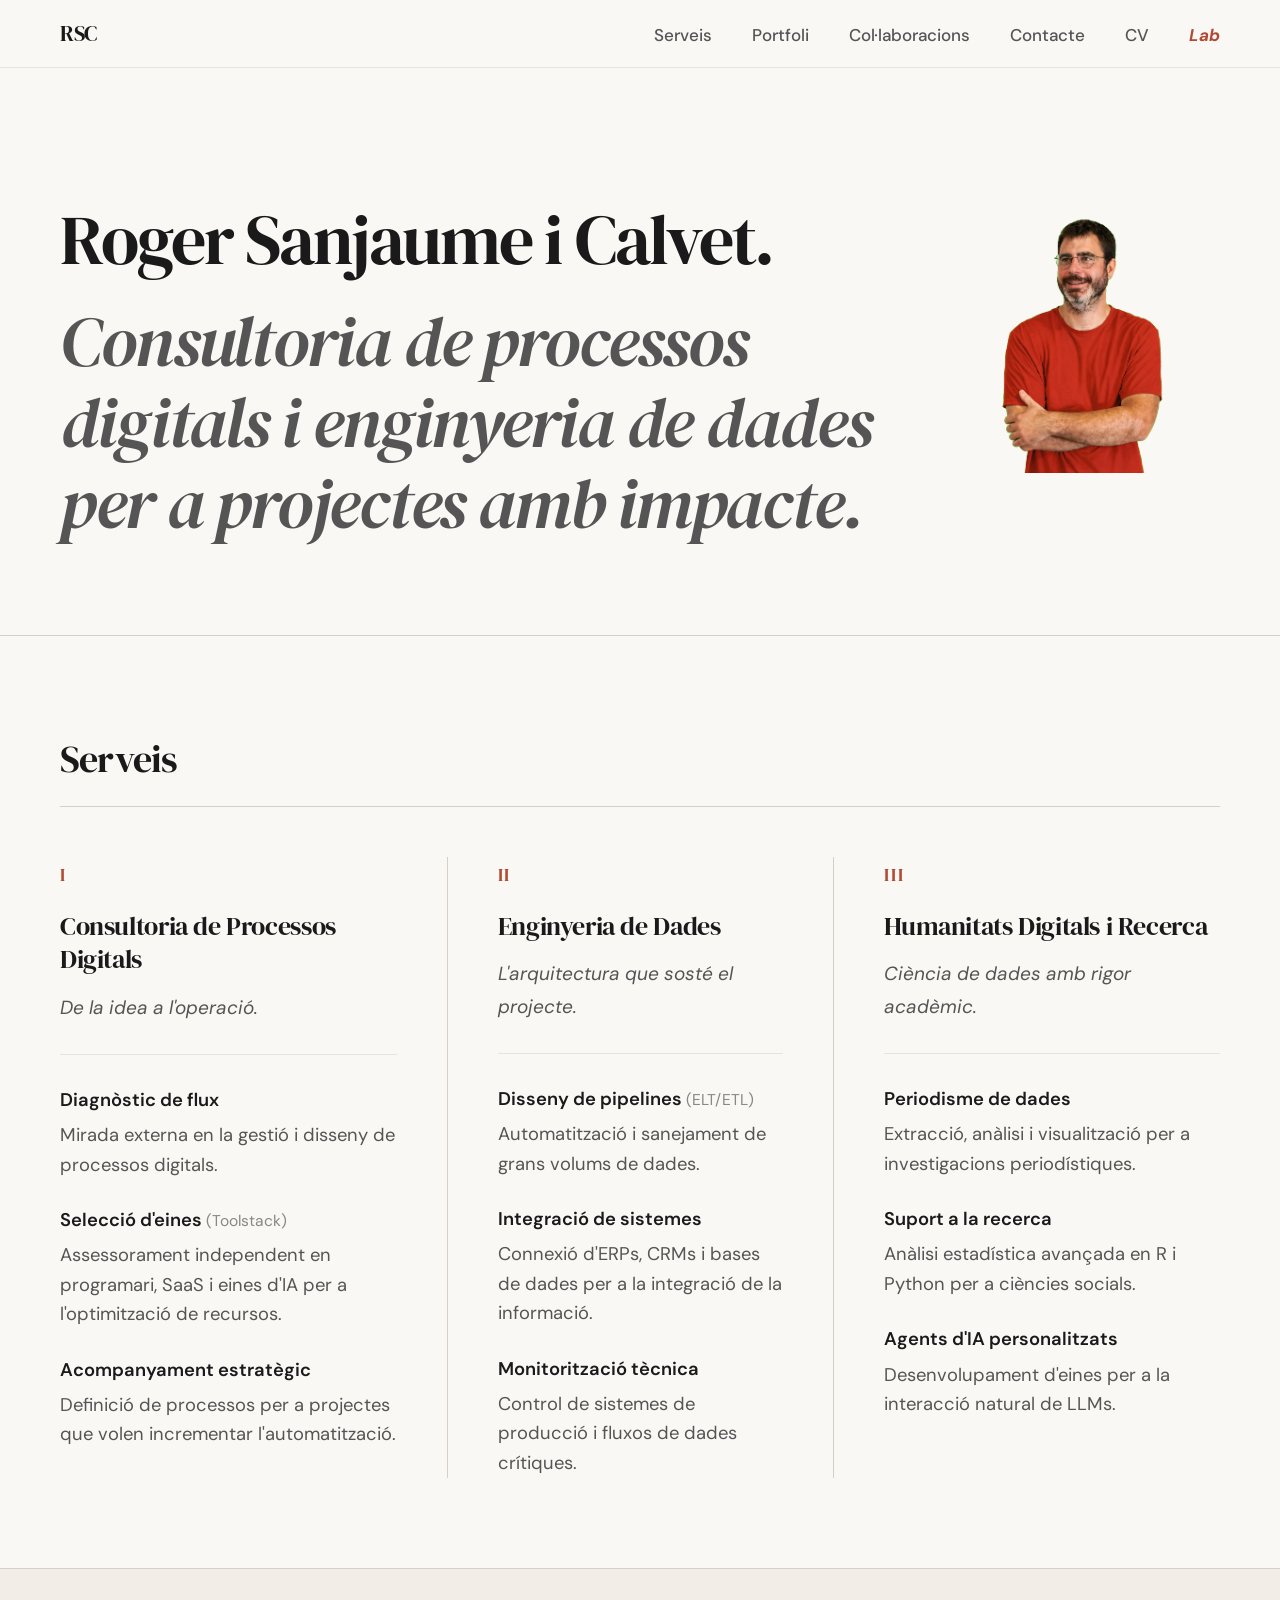
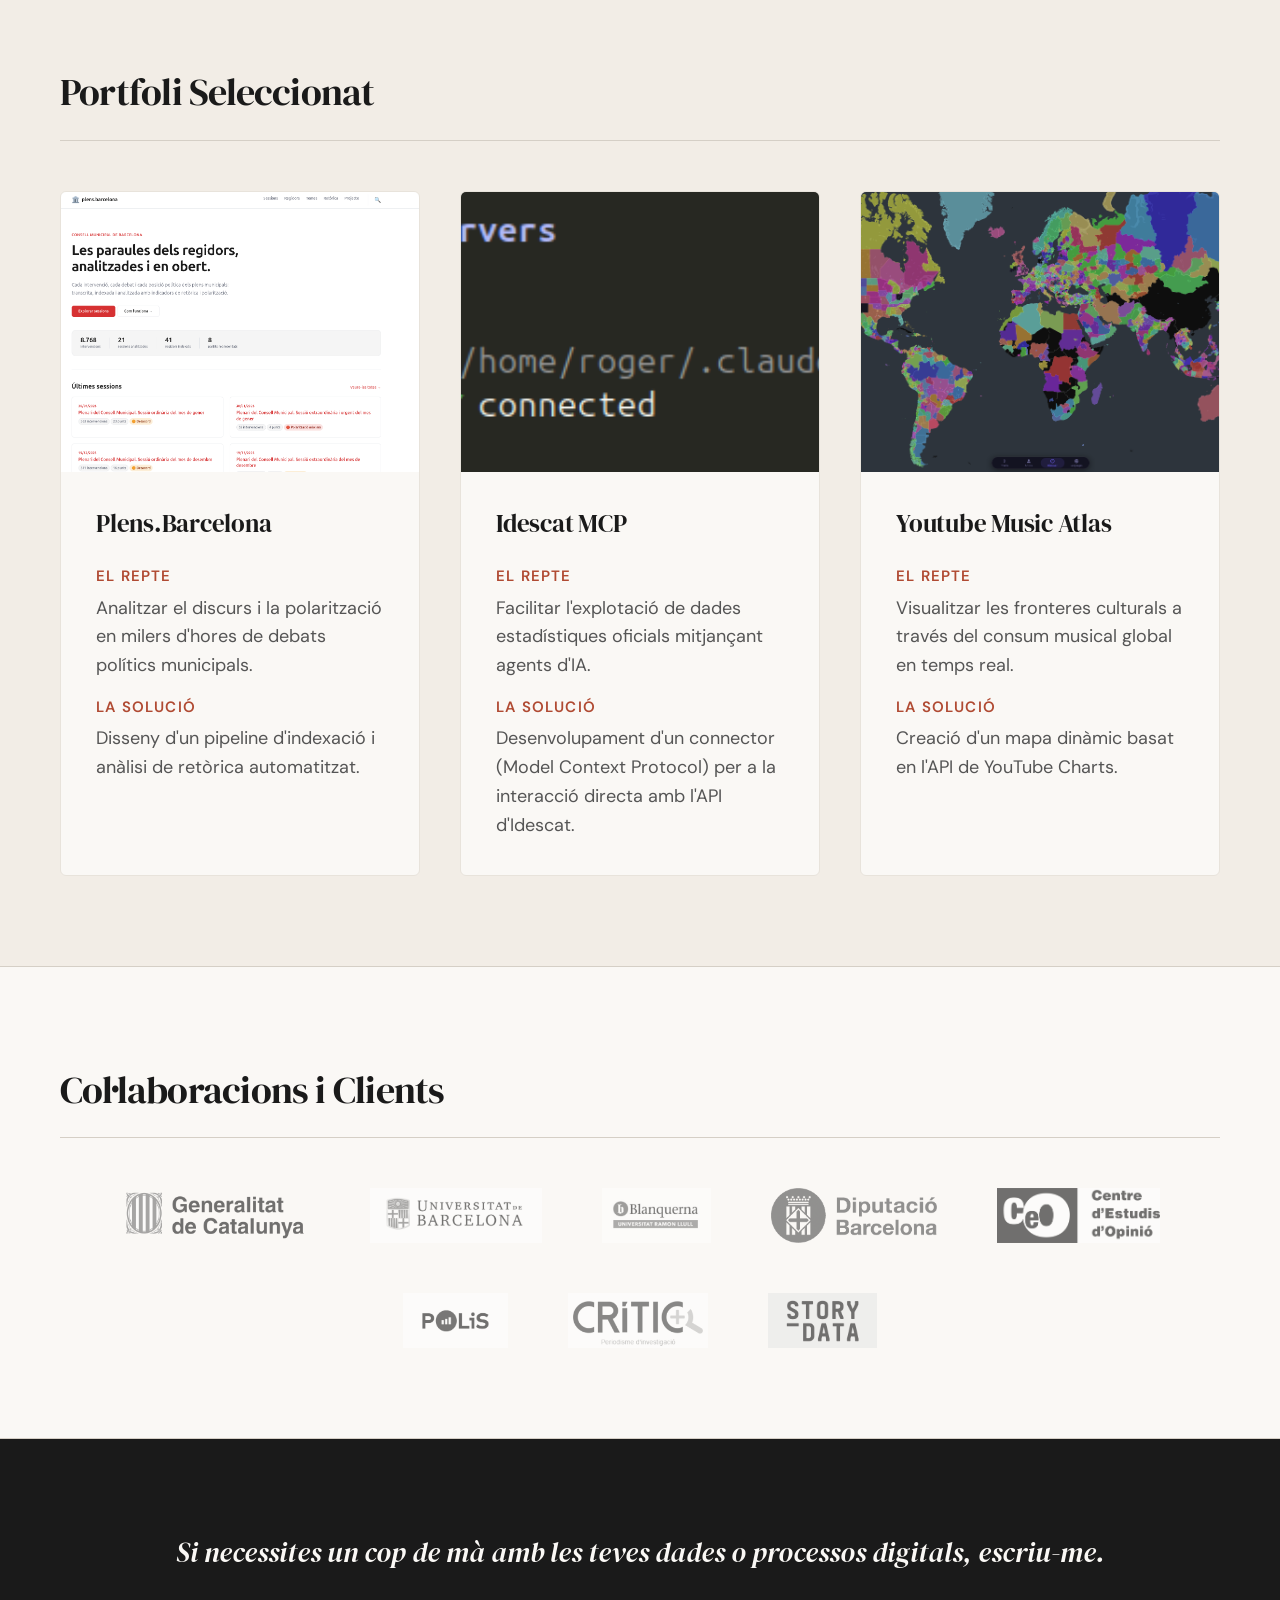
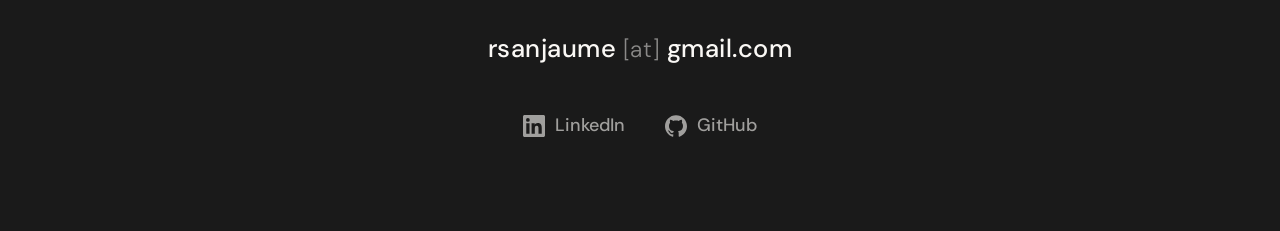
<file: index.html>
<!DOCTYPE html>
<html lang="ca">

<head>
  <meta charset="UTF-8">
  <meta name="viewport" content="width=device-width, initial-scale=1.0">
  <title>Roger Sanjaume i Calvet · Consultoria de processos digitals i enginyeria de dades</title>
  <meta name="description"
    content="Consultoria de processos digitals i enginyeria de dades per a projectes amb impacte. Traductor tecnològic entre l'enginyeria de dades i les ciències socials.">
  <meta name="author" content="Roger Sanjaume i Calvet">
  <meta property="og:title" content="Roger Sanjaume i Calvet · Consultoria">
  <meta property="og:description"
    content="Consultoria de processos digitals i enginyeria de dades per a projectes amb impacte.">
  <meta property="og:type" content="website">
  <meta property="og:locale" content="ca_ES">
  <link rel="preconnect" href="https://fonts.googleapis.com">
  <link rel="preconnect" href="https://fonts.gstatic.com" crossorigin>
  <link
    href="https://fonts.googleapis.com/css2?family=DM+Serif+Display:ital@0;1&family=DM+Sans:ital,opsz,wght@0,9..40,300;0,9..40,400;0,9..40,500;0,9..40,600;1,9..40,400&display=swap"
    rel="stylesheet">
  <link rel="stylesheet" href="style.css">
</head>

<body>

  <!-- ═══════════════════════════════════════════════ -->
  <!-- NAV                                             -->
  <!-- ═══════════════════════════════════════════════ -->
  <nav id="navbar" class="navbar">
    <div class="navbar__container">
      <a href="#hero" class="navbar__logo">RSC</a>
      <button class="navbar__toggle" id="navbar-toggle" aria-label="Obrir el menú">
        <span></span>
        <span></span>
        <span></span>
      </button>
      <ul class="navbar__links" id="navbar-links">
        <li><a href="#serveis">Serveis</a></li>
        <li><a href="#portfoli">Portfoli</a></li>
        <li><a href="#collaboracions">Col·laboracions</a></li>
        <li><a href="#contacte">Contacte</a></li>
        <li><a href="cv.html">CV</a></li>
        <li><a href="lab.html" style="color: var(--color-accent); font-style: italic; font-weight: bold;">Lab</a></li>
      </ul>
    </div>
  </nav>
  <!-- ═══════════════════════════════════════════════ -->
  <!-- 1. HERO SECTION                                 -->
  <!-- ═══════════════════════════════════════════════ -->
  <header id="hero" class="hero">
    <div class="hero__container">
      <div class="hero__top">
        <h1 class="hero__title" id="hero-title">
          Roger Sanjaume i Calvet.
          <span class="hero__title--light">Consultoria de processos digitals i enginyeria de dades per a projectes amb
            impacte.</span>
        </h1>
        <img src="imatges/roger_vermell.png" alt="Roger Sanjaume i Calvet" class="hero__photo">
      </div>
    </div>
  </header>

  <!-- ═══════════════════════════════════════════════ -->
  <!-- 3. SERVEIS                                      -->
  <!-- ═══════════════════════════════════════════════ -->
  <section id="serveis" class="serveis">
    <div class="serveis__container">
      <h2 class="section-heading">Serveis</h2>
      <div class="serveis__grid">

        <!-- Servei I -->
        <article class="servei" id="servei-processos">
          <div class="servei__header">
            <span class="servei__number">I</span>
            <div class="servei__title-wrap">
              <h2 class="servei__title">Consultoria de Processos Digitals</h2>
              <svg class="servei__icon" viewBox="0 0 24 24" stroke="currentColor" stroke-width="2" fill="none"
                stroke-linecap="round" stroke-linejoin="round">
                <polyline points="6 9 12 15 18 9"></polyline>
              </svg>
            </div>
          </div>
          <div class="servei__content">
            <p class="servei__lede">De la idea a l'operació.</p>
            <dl class="servei__list">
              <dt>Diagnòstic de flux</dt>
              <dd>Mirada externa en la gestió i disseny de processos digitals.</dd>
              <dt>Selecció d'eines <span class="servei__tag">(Toolstack)</span></dt>
              <dd>Assessorament independent en programari, SaaS i eines d'IA per a l'optimització de recursos.
              </dd>
              <dt>Acompanyament estratègic</dt>
              <dd>Definició de processos per a projectes que volen incrementar l'automatització.</dd>
            </dl>
          </div>
        </article>

        <!-- Servei II -->
        <article class="servei" id="servei-enginyeria">
          <div class="servei__header">
            <span class="servei__number">II</span>
            <div class="servei__title-wrap">
              <h2 class="servei__title">Enginyeria de Dades</h2>
              <svg class="servei__icon" viewBox="0 0 24 24" stroke="currentColor" stroke-width="2" fill="none"
                stroke-linecap="round" stroke-linejoin="round">
                <polyline points="6 9 12 15 18 9"></polyline>
              </svg>
            </div>
          </div>
          <div class="servei__content">
            <p class="servei__lede">L'arquitectura que sosté el projecte.</p>
            <dl class="servei__list">
              <dt>Disseny de pipelines <span class="servei__tag">(ELT/ETL)</span></dt>
              <dd>Automatització i sanejament de grans volums de dades.</dd>
              <dt>Integració de sistemes</dt>
              <dd>Connexió d'ERPs, CRMs i bases de dades per a la integració de la informació.</dd>
              <dt>Monitorització tècnica</dt>
              <dd>Control de sistemes de producció i fluxos de dades crítiques.</dd>
            </dl>
          </div>
        </article>

        <!-- Servei III -->
        <article class="servei" id="servei-humanitats">
          <div class="servei__header">
            <span class="servei__number">III</span>
            <div class="servei__title-wrap">
              <h2 class="servei__title">Humanitats Digitals i Recerca</h2>
              <svg class="servei__icon" viewBox="0 0 24 24" stroke="currentColor" stroke-width="2" fill="none"
                stroke-linecap="round" stroke-linejoin="round">
                <polyline points="6 9 12 15 18 9"></polyline>
              </svg>
            </div>
          </div>
          <div class="servei__content">
            <p class="servei__lede">Ciència de dades amb rigor acadèmic.</p>
            <dl class="servei__list">
              <dt>Periodisme de dades</dt>
              <dd>Extracció, anàlisi i visualització per a investigacions periodístiques.</dd>
              <dt>Suport a la recerca</dt>
              <dd>Anàlisi estadística avançada en R i Python per a ciències socials.</dd>
              <dt>Agents d'IA personalitzats</dt>
              <dd>Desenvolupament d'eines per a la interacció natural de LLMs.</dd>
            </dl>
          </div>
        </article>

      </div>
    </div>
  </section>

  <!-- ═══════════════════════════════════════════════ -->
  <!-- 4. PORTFOLI                                     -->
  <!-- ═══════════════════════════════════════════════ -->
  <section id="portfoli" class="portfoli">
    <div class="portfoli__container">
      <h2 class="section-heading">Portfoli Seleccionat</h2>
      <div class="portfoli__grid">

        <!-- Cas 1 -->
        <article class="cas" id="cas-plens">
          <div class="cas__image-wrap">
            <img src="imatges/plens.barcelona.png" alt="Plens.Barcelona — Anàlisi de plens municipals"
              class="cas__image" loading="lazy">
          </div>
          <div class="cas__body">
            <h3 class="cas__title"><a href="http://plens.barcelona/" target="_blank"
                rel="noopener noreferrer">Plens.Barcelona</a></h3>
            <div class="cas__detail">
              <p class="cas__label">El Repte</p>
              <p>Analitzar el discurs i la polarització en milers d'hores de debats polítics municipals.</p>
            </div>
            <div class="cas__detail">
              <p class="cas__label">La Solució</p>
              <p>Disseny d'un pipeline d'indexació i anàlisi de retòrica automatitzat.</p>
            </div>
          </div>
        </article>

        <!-- Cas 2 -->
        <article class="cas" id="cas-idescat">
          <div class="cas__image-wrap">
            <img src="imatges/idescat-mcp.png" alt="Idescat MCP — Connector per a agents d'IA" class="cas__image"
              loading="lazy">
          </div>
          <div class="cas__body">
            <h3 class="cas__title"><a href="https://github.com/catbru/idescat-mcp" target="_blank"
                rel="noopener noreferrer">Idescat MCP</a></h3>
            <div class="cas__detail">
              <p class="cas__label">El Repte</p>
              <p>Facilitar l'explotació de dades estadístiques oficials mitjançant agents d'IA.</p>
            </div>
            <div class="cas__detail">
              <p class="cas__label">La Solució</p>
              <p>Desenvolupament d'un connector (Model Context Protocol) per a la interacció directa amb l'API
                d'Idescat.</p>
            </div>
          </div>
        </article>

        <!-- Cas 3 -->
        <article class="cas" id="cas-youtube">
          <div class="cas__image-wrap">
            <img src="imatges/cultural-borders.png" alt="Youtube Music Atlas — Mapa cultural musical" class="cas__image"
              loading="lazy">
          </div>
          <div class="cas__body">
            <h3 class="cas__title"><a href="https://catbru.github.io/cultural-borders-yt-charts-web/" target="_blank"
                rel="noopener noreferrer">Youtube Music Atlas</a></h3>
            <div class="cas__detail">
              <p class="cas__label">El Repte</p>
              <p>Visualitzar les fronteres culturals a través del consum musical global en temps real.</p>
            </div>
            <div class="cas__detail">
              <p class="cas__label">La Solució</p>
              <p>Creació d'un mapa dinàmic basat en l'API de YouTube Charts.</p>
            </div>
          </div>
        </article>

      </div>
    </div>
  </section>

  <!-- ═══════════════════════════════════════════════ -->
  <!-- 5. COL·LABORACIONS                              -->
  <!-- ═══════════════════════════════════════════════ -->
  <section id="collaboracions" class="collaboracions">
    <div class="collaboracions__container">
      <h2 class="section-heading">Col·laboracions i Clients</h2>
      <div class="collaboracions__logos">
        <img src="logos/1200px-Logotipo_de_la_Generalitat_de_Catalunya.svg.png" alt="Generalitat de Catalunya"
          loading="lazy">
        <img src="logos/Logo_UB.png" alt="Universitat de Barcelona" loading="lazy">
        <img src="logos/logo_blanquerna.png" alt="Universitat Blanquerna" loading="lazy">
        <img src="logos/Marca-DB-positiu-horitzontal.png" alt="Diputació de Barcelona" loading="lazy">
        <img src="logos/ceo_bn.jpg" alt="Centre d'Estudis d'Opinió" loading="lazy">
        <img src="logos/logo-1200x630.jpg" alt="Polis" loading="lazy">
        <img src="logos/elcritic.jpg" alt="El Crític" loading="lazy">
        <img src="logos/storydata.png" alt="Story Data" loading="lazy">
      </div>
    </div>
  </section>

  <!-- ═══════════════════════════════════════════════ -->
  <!-- 6. CONTACTE / CTA                               -->
  <!-- ═══════════════════════════════════════════════ -->
  <footer id="contacte" class="contacte">
    <div class="contacte__container">
      <p class="contacte__text">Si necessites un cop de mà amb les teves dades o processos digitals, escriu-me.</p>
      <p class="contacte__email" id="contact-email">rsanjaume <span class="contacte__at">[at]</span> gmail.com</p>
      <nav class="contacte__xarxes" aria-label="Xarxes socials">
        <a href="https://www.linkedin.com/in/roger-sanjaume-i-calvet-bb83ba100/" target="_blank"
          rel="noopener noreferrer" class="contacte__link" id="link-linkedin">
          <svg class="contacte__icon" viewBox="0 0 24 24" fill="currentColor" aria-hidden="true">
            <path
              d="M20.447 20.452h-3.554v-5.569c0-1.328-.027-3.037-1.852-3.037-1.853 0-2.136 1.445-2.136 2.939v5.667H9.351V9h3.414v1.561h.046c.477-.9 1.637-1.85 3.37-1.85 3.601 0 4.267 2.37 4.267 5.455v6.286zM5.337 7.433a2.062 2.062 0 01-2.063-2.065 2.064 2.064 0 112.063 2.065zm1.782 13.019H3.555V9h3.564v11.452zM22.225 0H1.771C.792 0 0 .774 0 1.729v20.542C0 23.227.792 24 1.771 24h20.451C23.2 24 24 23.227 24 22.271V1.729C24 .774 23.2 0 22.222 0h.003z" />
          </svg>
          LinkedIn
        </a>
        <a href="https://github.com/catbru/" target="_blank" rel="noopener noreferrer" class="contacte__link"
          id="link-github">
          <svg class="contacte__icon" viewBox="0 0 24 24" fill="currentColor" aria-hidden="true">
            <path
              d="M12 .297c-6.63 0-12 5.373-12 12 0 5.303 3.438 9.8 8.205 11.385.6.113.82-.258.82-.577 0-.285-.01-1.04-.015-2.04-3.338.724-4.042-1.61-4.042-1.61C4.422 18.07 3.633 17.7 3.633 17.7c-1.087-.744.084-.729.084-.729 1.205.084 1.838 1.236 1.838 1.236 1.07 1.835 2.809 1.305 3.495.998.108-.776.417-1.305.76-1.605-2.665-.3-5.466-1.332-5.466-5.93 0-1.31.465-2.38 1.235-3.22-.135-.303-.54-1.523.105-3.176 0 0 1.005-.322 3.3 1.23.96-.267 1.98-.399 3-.405 1.02.006 2.04.138 3 .405 2.28-1.552 3.285-1.23 3.285-1.23.645 1.653.24 2.873.12 3.176.765.84 1.23 1.91 1.23 3.22 0 4.61-2.805 5.625-5.475 5.92.42.36.81 1.096.81 2.22 0 1.606-.015 2.896-.015 3.286 0 .315.21.69.825.57C20.565 22.092 24 17.592 24 12.297c0-6.627-5.373-12-12-12" />
          </svg>
          GitHub
        </a>
      </nav>
    </div>
  </footer>

  <script src="main.js"></script>

  <!-- GoatCounter Analytics -->
  <script data-goatcounter="https://catbru.goatcounter.com/count" async src="//gc.zgo.at/count.js"></script>
</body>

</html>
</file>
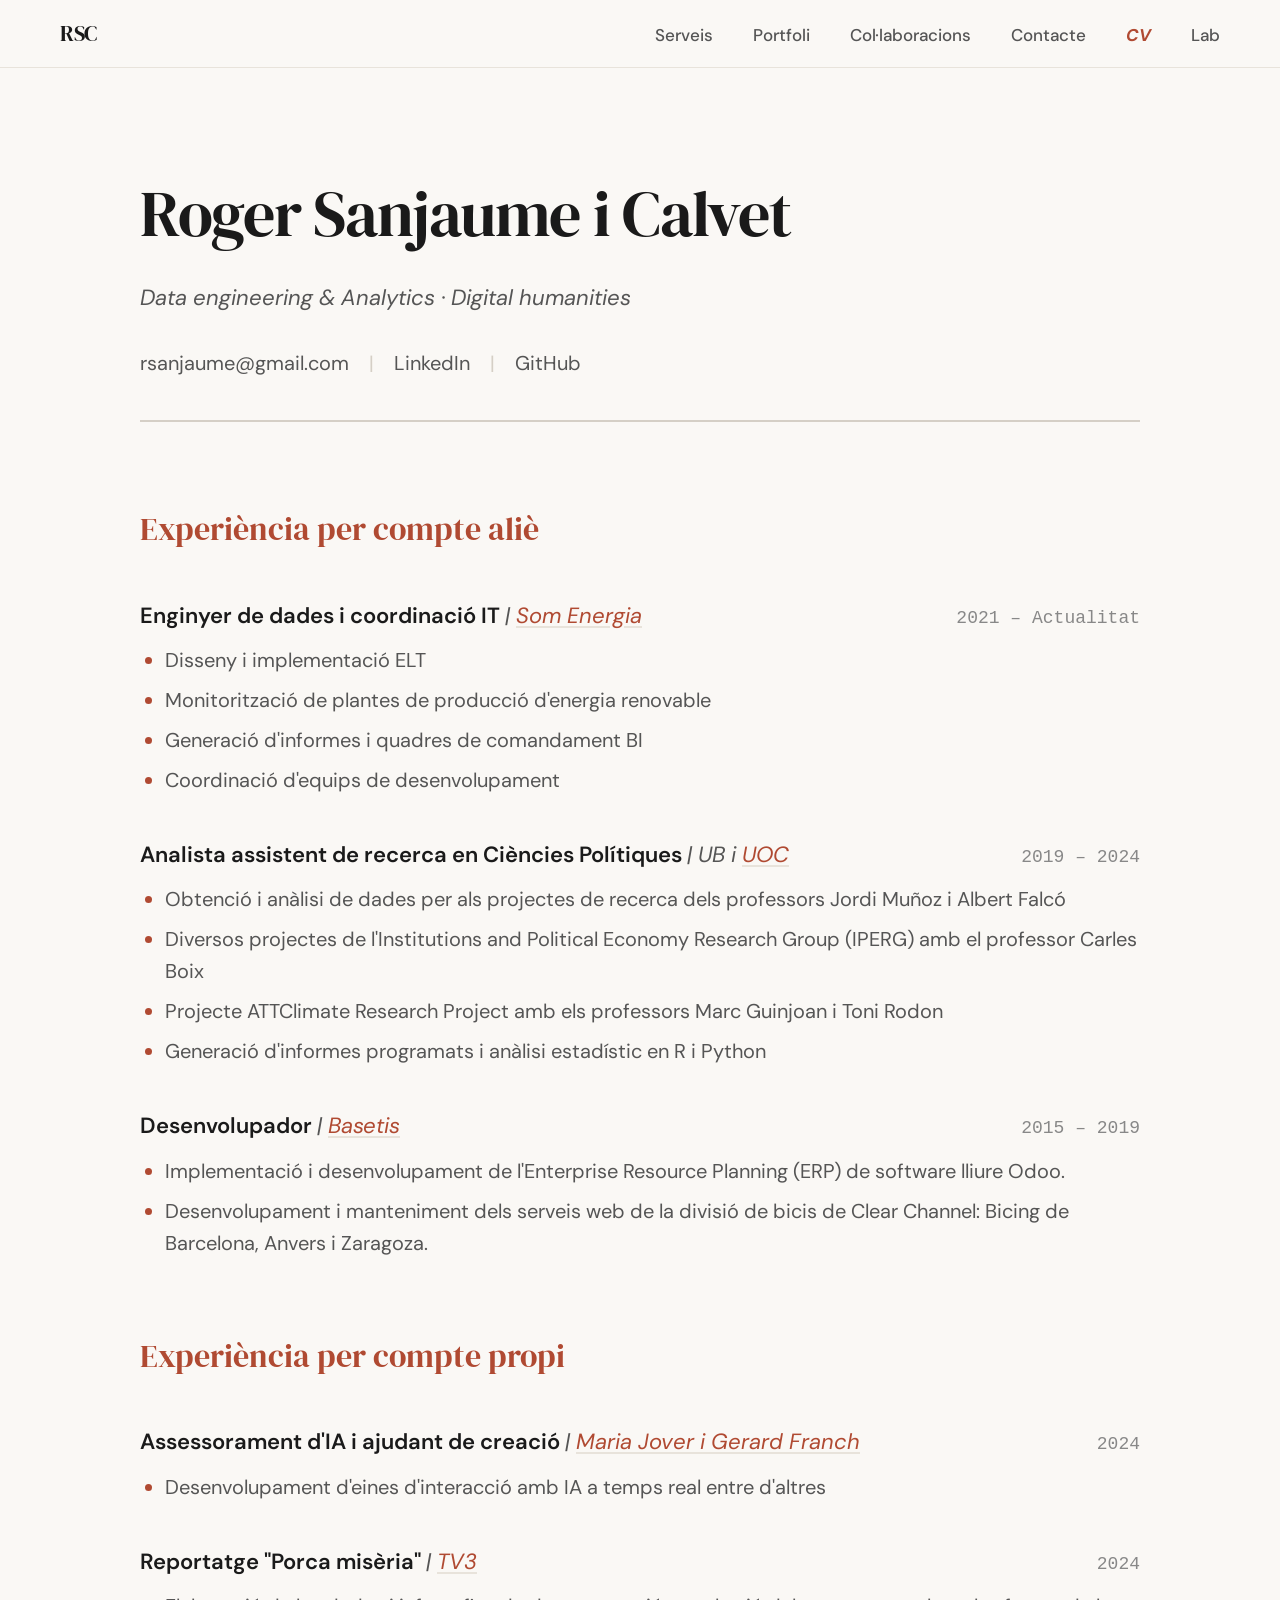
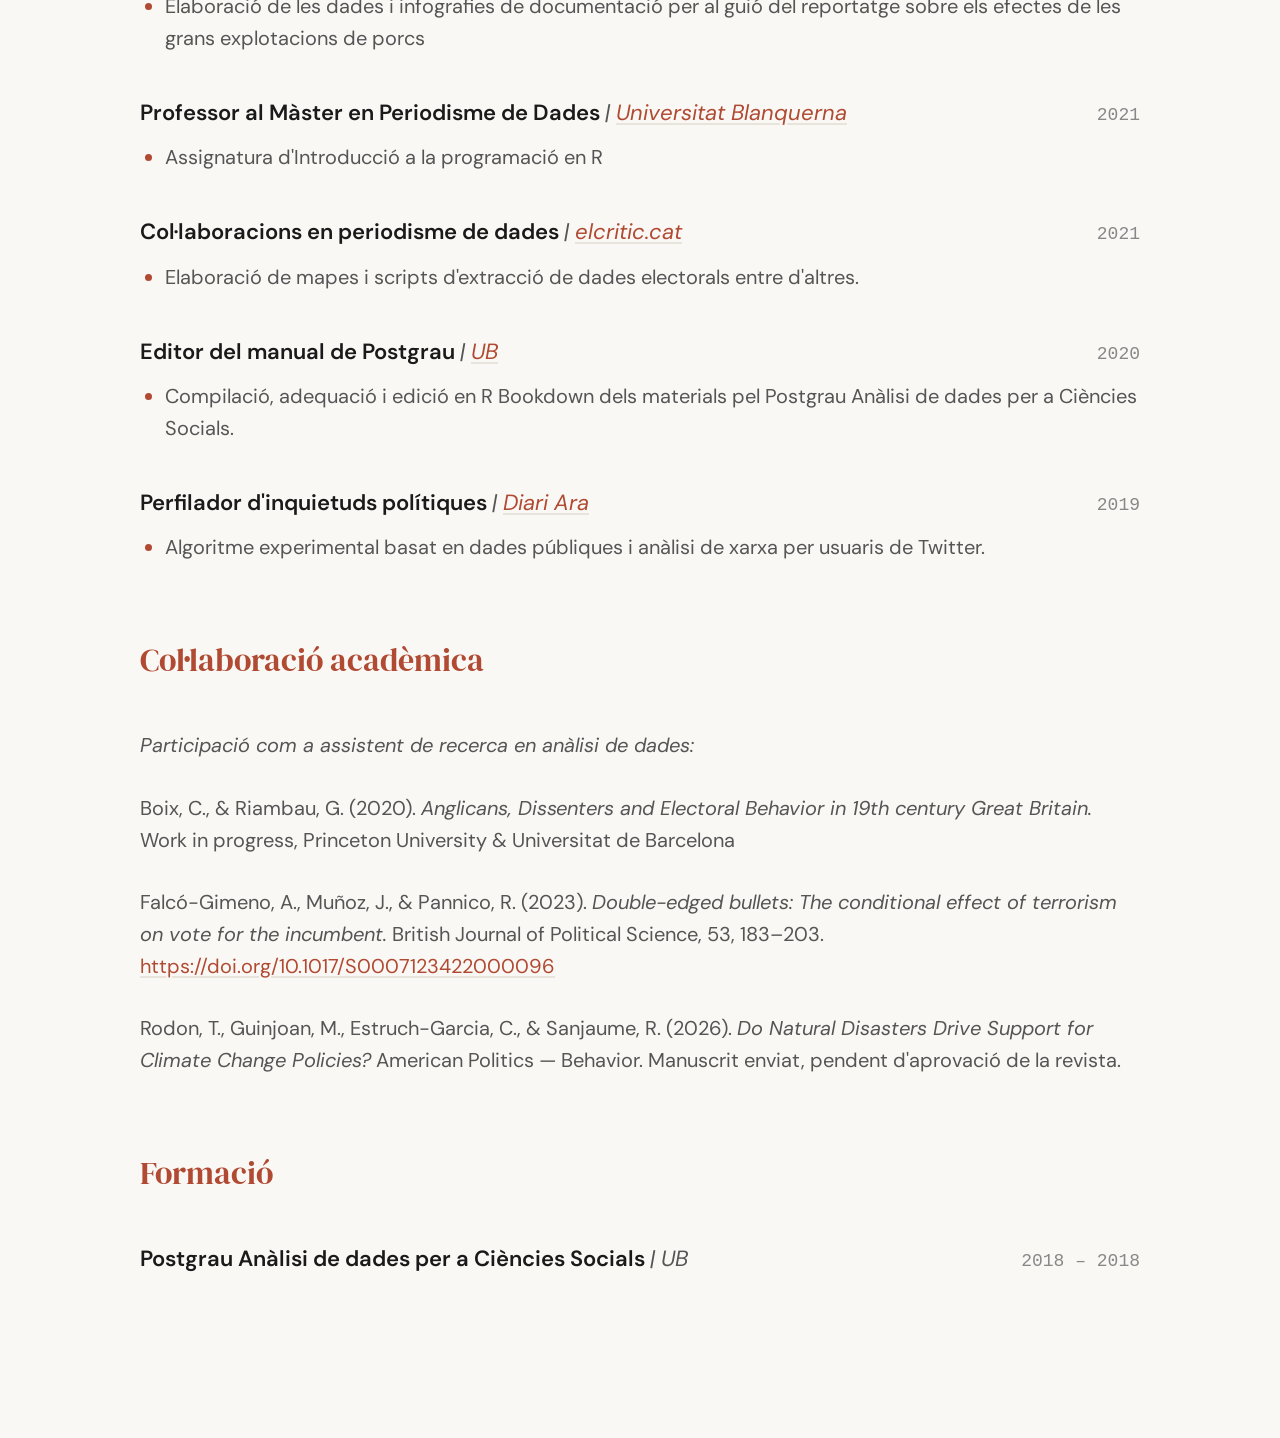
<file: cv.html>
<!DOCTYPE html>
<html lang="ca">

<head>
  <meta charset="UTF-8">
  <meta name="viewport" content="width=device-width, initial-scale=1.0">
  <title>Currículum · Roger Sanjaume i Calvet</title>
  <meta name="description" content="Currículum professional de Roger Sanjaume i Calvet.">
  <meta name="author" content="Roger Sanjaume i Calvet">
  <meta name="robots" content="noindex, nofollow">
  <link rel="preconnect" href="https://fonts.googleapis.com">
  <link rel="preconnect" href="https://fonts.gstatic.com" crossorigin>
  <link
    href="https://fonts.googleapis.com/css2?family=DM+Serif+Display:ital@0;1&family=DM+Sans:ital,opsz,wght@0,9..40,300;0,9..40,400;0,9..40,500;0,9..40,600;1,9..40,400&display=swap"
    rel="stylesheet">
  <link rel="stylesheet" href="style.css">
</head>

<body>

  <nav id="navbar" class="navbar">
    <div class="navbar__container">
      <a href="index.html" class="navbar__logo">RSC</a>
      <button class="navbar__toggle" id="navbar-toggle" aria-label="Obrir el menú">
        <span></span>
        <span></span>
        <span></span>
      </button>
      <ul class="navbar__links" id="navbar-links">
        <li><a href="index.html#serveis">Serveis</a></li>
        <li><a href="index.html#portfoli">Portfoli</a></li>
        <li><a href="index.html#collaboracions">Col·laboracions</a></li>
        <li><a href="index.html#contacte">Contacte</a></li>
        <li><a href="#" style="color: var(--color-accent); font-style: italic; font-weight: bold;">CV</a></li>
        <li><a href="lab.html">Lab</a></li>
      </ul>
    </div>
  </nav>

  <main class="cv">
    <div class="cv__container">

      <!-- HEADER -->
      <header class="cv__header">
        <h1 class="cv__title">Roger Sanjaume i Calvet</h1>
        <p class="cv__subtitle">Data engineering & Analytics · Digital humanities</p>

        <div style="margin-top: 1.5rem; display: flex; gap: 1rem; flex-wrap: wrap;">
          <a href="mailto:rsanjaume@gmail.com"
            style="color: var(--color-text-secondary); text-decoration: none;">rsanjaume@gmail.com</a>
          <span style="color: var(--color-rule);">|</span>
          <a href="https://www.linkedin.com/in/roger-sanjaume-i-calvet-bb83ba100/" target="_blank"
            style="color: var(--color-text-secondary); text-decoration: none;">LinkedIn</a>
          <span style="color: var(--color-rule);">|</span>
          <a href="https://github.com/catbru/" target="_blank"
            style="color: var(--color-text-secondary); text-decoration: none;">GitHub</a>
        </div>
      </header>

      <!-- EXPERIÈNCIA COMPTE ALIÈ -->
      <section class="cv__section">
        <h2 class="cv__section-title">Experiència per compte aliè</h2>

        <article class="cv__item">
          <div class="cv__item-header">
            <div class="cv__role">Enginyer de dades i coordinació IT <span class="cv__company">| <a
                  href="https://somenergia.coop/" target="_blank">Som Energia</a></span></div>
            <div class="cv__time">2021 – Actualitat</div>
          </div>
          <ul class="cv__list">
            <li>Disseny i implementació ELT</li>
            <li>Monitorització de plantes de producció d'energia renovable</li>
            <li>Generació d'informes i quadres de comandament BI</li>
            <li>Coordinació d'equips de desenvolupament</li>
          </ul>
        </article>

        <article class="cv__item">
          <div class="cv__item-header">
            <div class="cv__role">Analista assistent de recerca en Ciències Polítiques <span class="cv__company">| UB i
                <a href="https://recerca.uoc.edu/proyectos/659011/detalle" target="_blank">UOC</a></span></div>
            <div class="cv__time">2019 – 2024</div>
          </div>
          <ul class="cv__list">
            <li>Obtenció i anàlisi de dades per als projectes de recerca dels professors Jordi Muñoz i Albert Falcó</li>
            <li>Diversos projectes de l'Institutions and Political Economy Research Group (IPERG) amb el professor
              Carles Boix</li>
            <li>Projecte ATTClimate Research Project amb els professors Marc Guinjoan i Toni Rodon</li>
            <li>Generació d'informes programats i anàlisi estadístic en R i Python</li>
          </ul>
        </article>

        <article class="cv__item">
          <div class="cv__item-header">
            <div class="cv__role">Desenvolupador <span class="cv__company">| <a href="https://www.basetis.com/"
                  target="_blank">Basetis</a></span></div>
            <div class="cv__time">2015 – 2019</div>
          </div>
          <ul class="cv__list">
            <li>Implementació i desenvolupament de l'Enterprise Resource Planning (ERP) de software lliure Odoo.</li>
            <li>Desenvolupament i manteniment dels serveis web de la divisió de bicis de Clear Channel: Bicing de
              Barcelona, Anvers i Zaragoza.</li>
          </ul>
        </article>
      </section>

      <!-- EXPERIÈNCIA COMPTE PROPI -->
      <section class="cv__section">
        <h2 class="cv__section-title">Experiència per compte propi</h2>

        <article class="cv__item">
          <div class="cv__item-header">
            <div class="cv__role">Assessorament d'IA i ajudant de creació <span class="cv__company">| <a
                  href="https://www.instagram.com/mariajover.gerardfranch/" target="_blank">Maria Jover i Gerard
                  Franch</a></span></div>
            <div class="cv__time">2024</div>
          </div>
          <ul class="cv__list">
            <li>Desenvolupament d'eines d'interacció amb IA a temps real entre d'altres</li>
          </ul>
        </article>

        <article class="cv__item">
          <div class="cv__item-header">
            <div class="cv__role">Reportatge "Porca misèria" <span class="cv__company">| <a
                  href="https://www.3cat.cat/3catinfo/porca-miseria-aviat-a-sense-ficcio/noticia/3266642/"
                  target="_blank">TV3</a></span></div>
            <div class="cv__time">2024</div>
          </div>
          <ul class="cv__list">
            <li>Elaboració de les dades i infografies de documentació per al guió del reportatge sobre els efectes de
              les grans explotacions de porcs</li>
          </ul>
        </article>

        <article class="cv__item">
          <div class="cv__item-header">
            <div class="cv__role">Professor al Màster en Periodisme de Dades <span class="cv__company">| <a
                  href="https://www.blanquerna.edu/ca/noticies/reconeixement-al-periodisme-de-dades-fet-blanquerna"
                  target="_blank">Universitat Blanquerna</a></span></div>
            <div class="cv__time">2021</div>
          </div>
          <ul class="cv__list">
            <li>Assignatura d'Introducció a la programació en R</li>
          </ul>
        </article>

        <article class="cv__item">
          <div class="cv__item-header">
            <div class="cv__role">Col·laboracions en periodisme de dades <span class="cv__company">| <a
                  href="https://www.elcritic.cat/" target="_blank">elcritic.cat</a></span></div>
            <div class="cv__time">2021</div>
          </div>
          <ul class="cv__list">
            <li>Elaboració de mapes i scripts d'extracció de dades electorals entre d'altres.</li>
          </ul>
        </article>

        <article class="cv__item">
          <div class="cv__item-header">
            <div class="cv__role">Editor del manual de Postgrau <span class="cv__company">| <a
                  href="https://www.ub.edu/analista-de-dades/" target="_blank">UB</a></span></div>
            <div class="cv__time">2020</div>
          </div>
          <ul class="cv__list">
            <li>Compilació, adequació i edició en R Bookdown dels materials pel Postgrau Anàlisi de dades per a Ciències
              Socials.</li>
          </ul>
        </article>

        <article class="cv__item">
          <div class="cv__item-header">
            <div class="cv__role">Perfilador d'inquietuds polítiques <span class="cv__company">| <a
                  href="https://www.ara.cat/" target="_blank">Diari Ara</a></span></div>
            <div class="cv__time">2019</div>
          </div>
          <ul class="cv__list">
            <li>Algoritme experimental basat en dades públiques i anàlisi de xarxa per usuaris de Twitter.</li>
          </ul>
        </article>
      </section>

      <!-- COL·LABORACIÓ ACADÈMICA -->
      <section class="cv__section">
        <h2 class="cv__section-title">Col·laboració acadèmica</h2>
        <p style="margin-bottom: 1.5rem; color: var(--color-text-secondary); font-style: italic;">Participació com a
          assistent de recerca en anàlisi de dades:</p>

        <article class="cv__item">
          <ul class="cv__list" style="list-style-type: none; padding-left: 0;">
            <li style="margin-bottom: 1.5rem;">Boix, C., & Riambau, G. (2020). <em>Anglicans, Dissenters and Electoral
                Behavior in 19th century Great Britain.</em> Work in progress, Princeton University & Universitat de
              Barcelona</li>
            <li style="margin-bottom: 1.5rem;">Falcó-Gimeno, A., Muñoz, J., & Pannico, R. (2023). <em>Double-edged
                bullets: The conditional effect of terrorism on vote for the incumbent.</em> British Journal of
              Political Science, 53, 183–203. <a href="https://doi.org/10.1017/S0007123422000096" target="_blank"
                style="text-decoration: underline; text-decoration-color: var(--color-rule-light); text-underline-offset: 3px;">https://doi.org/10.1017/S0007123422000096</a>
            </li>
            <li>Rodon, T., Guinjoan, M., Estruch-Garcia, C., & Sanjaume, R. (2026). <em>Do Natural Disasters Drive
                Support for Climate Change Policies?</em> American Politics — Behavior. Manuscrit enviat, pendent
              d'aprovació de la revista.</li>
          </ul>
        </article>
      </section>

      <!-- FORMACIÓ -->
      <section class="cv__section">
        <h2 class="cv__section-title">Formació</h2>

        <article class="cv__item">
          <div class="cv__item-header">
            <div class="cv__role">Postgrau Anàlisi de dades per a Ciències Socials <span class="cv__company">| UB</span>
            </div>
            <div class="cv__time">2018 – 2018</div>
          </div>
        </article>
      </section>
    </div>
  </main>

  <script src="main.js"></script>

  <!-- GoatCounter Analytics -->
  <script data-goatcounter="https://catbru.goatcounter.com/count" async src="//gc.zgo.at/count.js"></script>
</body>

</html>
</file>
<file: style.css>
/* ═══════════════════════════════════════════════════
   Roger Sanjaume i Calvet — Consultoria Web
   Estil editorial / tipografia de diari
   ═══════════════════════════════════════════════════ */

/* ── Tokens ──────────────────────────────────────── */
:root {
  /* Tipografia */
  --font-serif: 'DM Serif Display', Georgia, 'Times New Roman', serif;
  --font-sans: 'DM Sans', -apple-system, BlinkMacSystemFont, 'Segoe UI', Roboto, sans-serif;

  /* Paleta de colors — llum, paper de diari */
  --color-bg: #FAF8F5;
  --color-bg-alt: #F2EDE6;
  --color-text: #1A1A1A;
  --color-text-secondary: #555;
  --color-text-tertiary: #888;
  --color-accent: #B04A32;
  --color-accent-hover: #8C3926;
  --color-rule: #D5CFC6;
  --color-rule-light: #E8E3DB;

  /* Composició */
  --max-width: 1600px;
  --max-width-narrow: 1000px;
  --gutter: 3rem;
  --section-padding: 4.5rem;

  /* Animació */
  --ease-out: cubic-bezier(0.25, 0.46, 0.45, 0.94);
  --transition-base: 0.35s var(--ease-out);
}

/* ── Reset ───────────────────────────────────────── */
*,
*::before,
*::after {
  margin: 0;
  padding: 0;
  box-sizing: border-box;
}

html {
  font-size: 125%; /* Scales up all relative typography (rem) mimicking zoom in */
  scroll-behavior: smooth;
  -webkit-font-smoothing: antialiased;
  -moz-osx-font-smoothing: grayscale;
}

body {
  font-family: var(--font-sans);
  font-weight: 400;
  line-height: 1.7;
  color: var(--color-text);
  background-color: var(--color-bg);
}

img {
  display: block;
  max-width: 100%;
  height: auto;
}

a {
  color: var(--color-accent);
  text-decoration: none;
  transition: color var(--transition-base);
}

a:hover {
  color: var(--color-accent-hover);
}

ul {
  list-style: none;
}

/* ── Utilitats ────────────────────────────────────── */
.section-heading {
  font-family: var(--font-serif);
  font-size: clamp(1.5rem, 3vw, 2rem);
  font-weight: 400;
  letter-spacing: -0.02em;
  margin-bottom: 2.5rem;
  padding-bottom: 0.75rem;
  border-bottom: 1px solid var(--color-rule);
}

/* ── Animació d'entrada ──────────────────────────── */
.reveal {
  opacity: 0;
  transform: translateY(30px);
  transition: opacity 0.8s var(--ease-out), transform 0.8s var(--ease-out);
}

.reveal.visible {
  opacity: 1;
  transform: translateY(0);
}



/* ═══════════════════════════════════════════════════
   NAV
   ═══════════════════════════════════════════════════ */
.navbar {
  position: fixed;
  top: 0;
  left: 0;
  right: 0;
  z-index: 100;
  background: rgba(250, 248, 245, 0.9);
  backdrop-filter: blur(12px);
  -webkit-backdrop-filter: blur(12px);
  border-bottom: 1px solid var(--color-rule-light);
  transition: box-shadow var(--transition-base);
}

.navbar.scrolled {
  box-shadow: 0 2px 20px rgba(0, 0, 0, 0.06);
}

.navbar__container {
  max-width: var(--max-width);
  margin: 0 auto;
  padding: 0.75rem var(--gutter);
  display: flex;
  align-items: center;
  justify-content: space-between;
}

.navbar__logo {
  font-family: var(--font-serif);
  font-size: 1.1rem;
  font-weight: 400;
  color: var(--color-text);
  text-decoration: none;
  letter-spacing: -0.02em;
}

.navbar__links {
  display: flex;
  gap: 2rem;
  list-style: none;
}

.navbar__links a {
  font-size: 0.85rem;
  font-weight: 500;
  color: var(--color-text-secondary);
  text-decoration: none;
  transition: color var(--transition-base);
}

.navbar__links a:hover {
  color: var(--color-text);
}

/* ── Hamburger toggle ────────────────────────────── */
.navbar__toggle {
  display: none;
  flex-direction: column;
  justify-content: space-between;
  width: 24px;
  height: 18px;
  background: transparent;
  border: none;
  cursor: pointer;
  padding: 0;
  z-index: 101;
}

.navbar__toggle span {
  display: block;
  width: 100%;
  height: 2px;
  background-color: var(--color-text);
  border-radius: 2px;
  transition: transform 0.3s ease, opacity 0.3s ease, width 0.3s ease;
  transform-origin: left center;
}

.navbar__toggle.open span:nth-child(1) {
  transform: rotate(45deg);
}

.navbar__toggle.open span:nth-child(2) {
  width: 0;
  opacity: 0;
}

.navbar__toggle.open span:nth-child(3) {
  transform: rotate(-45deg);
}


/* ═══════════════════════════════════════════════════
   1. HERO
   ═══════════════════════════════════════════════════ */
.hero {
  padding: 10rem var(--gutter) var(--section-padding);
  border-bottom: 1px solid var(--color-rule);
}

.hero__container {
  max-width: var(--max-width);
  margin: 0 auto;
}

.hero__title {
  font-family: var(--font-serif);
  font-size: clamp(2.2rem, 5.5vw, 3.8rem);
  font-weight: 400;
  line-height: 1.15;
  letter-spacing: -0.03em;
  max-width: 900px;
  color: var(--color-text);
}

.hero__title--light {
  display: block;
  font-weight: 400;
  font-style: italic;
  color: var(--color-text-secondary);
  margin-top: 0.3em;
}


.hero__top {
  display: flex;
  align-items: flex-start;
  gap: 3rem;
}

.hero__top .hero__title {
  flex: 1;
}

.hero__photo {
  width: 280px;
  height: auto;
  border-radius: 4px;
  flex-shrink: 0;
  margin-top: 0.5rem;
  transition: transform 0.5s var(--ease-out);
  cursor: default;
}

.hero__photo.flipped {
  transform: scaleX(-1);
}


/* ═══════════════════════════════════════════════════
   2. FILOSOFIA
   ═══════════════════════════════════════════════════ */
.filosofia {
  padding: var(--section-padding) var(--gutter);
  border-bottom: 1px solid var(--color-rule);
}

.filosofia__container {
  max-width: var(--max-width-narrow);
  margin: 0 auto;
}

.filosofia__text {
  border: none;
  padding: 0;
}

.filosofia__text p {
  font-family: var(--font-serif);
  font-size: clamp(1.1rem, 2vw, 1.35rem);
  font-weight: 400;
  line-height: 1.9;
  color: var(--color-text);
  margin-bottom: 1.5rem;
}

.filosofia__text p:last-child {
  margin-bottom: 0;
}

.filosofia__text strong {
  font-weight: 700;
  color: var(--color-text);
}


/* ═══════════════════════════════════════════════════
   3. SERVEIS
   ═══════════════════════════════════════════════════ */
.serveis {
  padding: var(--section-padding) var(--gutter);
  border-bottom: 1px solid var(--color-rule);
}

.serveis__container {
  max-width: var(--max-width);
  margin: 0 auto;
}

.serveis__grid {
  display: grid;
  grid-template-columns: repeat(3, 1fr);
  gap: 0;
}

.servei {
  padding: 0 2.5rem;
  border-left: 1px solid var(--color-rule);
}

.servei:first-child {
  padding-left: 0;
  border-left: none;
}

.servei:last-child {
  padding-right: 0;
}

.servei__number {
  display: inline-block;
  font-family: var(--font-serif);
  font-size: 0.85rem;
  font-weight: 400;
  letter-spacing: 0.1em;
  color: var(--color-accent);
  margin-bottom: 1rem;
}

.servei__title-wrap {
  display: flex;
  align-items: flex-start;
  justify-content: space-between;
  gap: 1rem;
}

.servei__title {
  font-family: var(--font-serif);
  font-size: clamp(1.15rem, 2vw, 1.4rem);
  font-weight: 400;
  line-height: 1.3;
  letter-spacing: -0.015em;
  margin-bottom: 0.75rem;
  color: var(--color-text);
}

.servei__icon {
  display: none;
  flex-shrink: 0;
  width: 22px;
  height: 22px;
  color: var(--color-accent);
  transition: transform 0.3s ease;
}

.servei__lede {
  font-style: italic;
  font-size: 0.95rem;
  color: var(--color-text-secondary);
  margin-bottom: 1.5rem;
  padding-bottom: 1.5rem;
  border-bottom: 1px solid var(--color-rule-light);
}

.servei__list {
  font-size: 0.92rem;
}

.servei__list dt {
  font-weight: 600;
  color: var(--color-text);
  margin-bottom: 0.25rem;
  margin-top: 1.25rem;
}

.servei__list dt:first-child {
  margin-top: 0;
}

.servei__list dd {
  color: var(--color-text-secondary);
  line-height: 1.6;
}

.servei__tag {
  font-weight: 400;
  color: var(--color-text-tertiary);
  font-size: 0.85em;
}


/* ═══════════════════════════════════════════════════
   4. PORTFOLI
   ═══════════════════════════════════════════════════ */
.portfoli {
  padding: var(--section-padding) var(--gutter);
  background-color: var(--color-bg-alt);
  border-bottom: 1px solid var(--color-rule);
}

.portfoli__container {
  max-width: var(--max-width);
  margin: 0 auto;
}

.portfoli__grid {
  display: grid;
  grid-template-columns: repeat(3, 1fr);
  gap: 2rem;
}

.cas {
  position: relative;
  background: var(--color-bg);
  border-radius: 6px;
  overflow: hidden;
  border: 1px solid var(--color-rule-light);
  transition: transform var(--transition-base), box-shadow var(--transition-base);
}

.cas:hover {
  transform: translateY(-4px);
  box-shadow: 0 12px 40px rgba(0, 0, 0, 0.08);
}

.cas__image-wrap {
  height: 280px;
  overflow: hidden;
  background: #E8E3DB;
}

.cas__image {
  width: 100%;
  height: 100%;
  object-fit: cover;
  object-position: top center;
  transition: transform 0.5s var(--ease-out);
}

.cas:hover .cas__image {
  transform: scale(1.04);
}

.cas__body {
  padding: 1.5rem 1.75rem 1.75rem;
}

.cas__title {
  font-family: var(--font-serif);
  font-size: 1.25rem;
  font-weight: 400;
  margin-bottom: 1rem;
  letter-spacing: -0.01em;
}

.cas__title a {
  color: inherit;
  text-decoration: none;
  transition: color var(--transition-base);
}

.cas__title a::after {
  content: "";
  position: absolute;
  top: 0;
  right: 0;
  bottom: 0;
  left: 0;
  z-index: 10;
}

.cas__title a:hover {
  color: var(--color-accent);
}

.cas__detail {
  margin-bottom: 0.75rem;
}

.cas__detail:last-child {
  margin-bottom: 0;
}

.cas__label {
  font-size: 0.75rem;
  font-weight: 600;
  text-transform: uppercase;
  letter-spacing: 0.08em;
  color: var(--color-accent);
  margin-bottom: 0.2rem;
}

.cas__detail p:not(.cas__label) {
  font-size: 0.9rem;
  color: var(--color-text-secondary);
  line-height: 1.6;
}


/* ═══════════════════════════════════════════════════
   5. COL·LABORACIONS
   ═══════════════════════════════════════════════════ */
.collaboracions {
  padding: var(--section-padding) var(--gutter);
  border-bottom: 1px solid var(--color-rule);
}

.collaboracions__container {
  max-width: var(--max-width);
  margin: 0 auto;
}

.collaboracions__logos {
  display: flex;
  flex-wrap: wrap;
  align-items: center;
  justify-content: center;
  gap: 2.5rem 3rem;
}

.collaboracions__logos img {
  height: 55px;
  width: auto;
  object-fit: contain;
  filter: grayscale(100%);
  opacity: 0.55;
  transition: opacity var(--transition-base), filter var(--transition-base);
}

.collaboracions__logos img:hover {
  opacity: 0.9;
  filter: grayscale(0%);
}


/* ═══════════════════════════════════════════════════
   6. CONTACTE / CTA
   ═══════════════════════════════════════════════════ */
.contacte {
  padding: var(--section-padding) var(--gutter);
  background-color: var(--color-text);
  color: var(--color-bg);
}

.contacte__container {
  max-width: var(--max-width-narrow);
  margin: 0 auto;
  text-align: center;
}

.contacte__text {
  font-family: var(--font-serif);
  font-size: clamp(1.15rem, 2.2vw, 1.5rem);
  font-weight: 400;
  line-height: 1.7;
  margin-bottom: 2.5rem;
  font-style: italic;
}

.contacte__email {
  font-family: var(--font-sans);
  font-size: clamp(1.1rem, 2vw, 1.3rem);
  font-weight: 500;
  letter-spacing: 0.02em;
  margin-bottom: 2rem;
  color: #FAF8F5;
}

.contacte__at {
  font-weight: 300;
  opacity: 0.5;
  font-size: 0.9em;
}

.contacte__xarxes {
  display: flex;
  justify-content: center;
  gap: 2rem;
  margin-top: 1rem;
}

.contacte__link {
  display: inline-flex;
  align-items: center;
  gap: 0.5rem;
  color: rgba(250, 248, 245, 0.6);
  font-size: 0.9rem;
  font-weight: 500;
  transition: color var(--transition-base);
  text-decoration: none;
}

.contacte__link:hover {
  color: #FAF8F5;
}

.contacte__icon {
  width: 1.1rem;
  height: 1.1rem;
}


/* ═══════════════════════════════════════════════════
   RESPONSIVE
   ═══════════════════════════════════════════════════ */
@media (max-width: 960px) {
  .serveis__grid {
    grid-template-columns: 1fr;
    gap: 3rem;
  }

  .servei {
    padding: 0;
    border-left: none;
    padding-bottom: 3rem;
    border-bottom: 1px solid var(--color-rule-light);
  }

  .servei:last-child {
    padding-bottom: 0;
    border-bottom: none;
  }

  .portfoli__grid {
    grid-template-columns: 1fr 1fr;
  }


}

@media (max-width: 680px) {
  :root {
    --section-padding: 2.5rem;
    --gutter: 1.25rem;
  }

  .section-heading {
    margin-bottom: 1.5rem;
  }

  .hero {
    padding-top: 5.5rem;
  }

  .hero__top {
    flex-direction: column;
    gap: 2.5rem;
  }

  .hero__title {
    font-size: clamp(2rem, 8vw, 2.5rem);
  }

  .hero__photo {
    display: block;
    width: 200px;
    height: auto;
    margin-top: 0;
  }

  .portfoli__grid {
    grid-template-columns: 1fr;
  }

  .serveis__grid {
    gap: 1.5rem; /* Adjusted gap for folded items */
  }

  .servei {
    padding-bottom: 1.5rem; 
  }

  .servei__header {
    cursor: pointer;
    -webkit-tap-highlight-color: transparent;
  }

  .servei__number {
    margin-bottom: 0.25rem;
  }

  .servei__title {
    margin-bottom: 0;
  }

  .servei__icon {
    display: block;
  }

  .servei__content {
    display: none;
    margin-top: 1.5rem;
  }

  .servei.open .servei__content {
    display: block;
    animation: fadeIn 0.4s ease;
  }

  .servei.open .servei__icon {
    transform: rotate(180deg);
  }

  @keyframes fadeIn {
    from { opacity: 0; transform: translateY(-10px); }
    to { opacity: 1; transform: translateY(0); }
  }

  .contacte__text {
    margin-bottom: 1.5rem;
  }

  .contacte__xarxes {
    flex-direction: column;
    gap: 1rem;
  }

  html {
    font-size: 100%; /* Neutralize the 1.25x scaling on mobile */
  }

  /* Hamburger menu layout */
  .navbar__container {
    justify-content: space-between;
    align-items: center;
    padding: 1rem 1.25rem;
    flex-wrap: nowrap;
    gap: 0;
  }

  .navbar__logo {
    display: block; /* Mantenim el logo en mòbil */
  }

  .navbar__toggle {
    display: flex; /* Mostrar hamburguesa */
  }

  .navbar__links {
    position: absolute;
    top: 100%;
    left: 0;
    width: 100%;
    background: rgba(250, 248, 245, 0.98);
    backdrop-filter: blur(12px);
    -webkit-backdrop-filter: blur(12px);
    flex-direction: column;
    align-items: center;
    padding: 2rem 1rem;
    gap: 1.75rem;
    border-bottom: 1px solid var(--color-rule-light);
    box-shadow: 0 10px 20px rgba(0,0,0,0.05);

    /* Hide initially */
    visibility: hidden;
    opacity: 0;
    transform: translateY(-10px);
    transition: all 0.3s ease-in-out;
  }

  .navbar__links.active {
    visibility: visible;
    opacity: 1;
    transform: translateY(0);
  }

  .navbar__links a {
    font-size: 1.25rem;
  }
}
/* ═══════════════════════════════════════════════════
   7. CV EXCLUSIU (cv.html)
   ═══════════════════════════════════════════════════ */
.cv {
  padding: 8rem var(--gutter) var(--section-padding);
}

.cv__container {
  max-width: var(--max-width-narrow);
  margin: 0 auto;
}

.cv__header {
  margin-bottom: 4rem;
  border-bottom: 2px solid var(--color-rule);
  padding-bottom: 2rem;
}

.cv__title {
  font-family: var(--font-serif);
  font-size: clamp(2.5rem, 5vw, 3.5rem);
  font-weight: 400;
  letter-spacing: -0.02em;
  margin-bottom: 0.5rem;
  color: var(--color-text);
}

.cv__subtitle {
  font-size: 1.1rem;
  font-style: italic;
  color: var(--color-text-secondary);
}

.cv__section {
  margin-bottom: 3.5rem;
}

.cv__section-title {
  font-family: var(--font-serif);
  font-size: 1.6rem;
  font-weight: 400;
  margin-bottom: 2rem;
  color: var(--color-accent);
}

.cv__item {
  margin-bottom: 2rem;
}

.cv__item-header {
  display: flex;
  justify-content: space-between;
  align-items: baseline;
  margin-bottom: 0.5rem;
  flex-wrap: wrap;
  gap: 1rem;
}

.cv__role {
  font-weight: 600;
  font-size: 1.1rem;
  color: var(--color-text);
}

.cv__company {
  font-weight: 400;
  font-style: italic;
  color: var(--color-text-secondary);
}

.cv__company a {
  text-decoration: underline;
  text-decoration-color: var(--color-rule-light);
  text-underline-offset: 3px;
}

.cv__time {
  font-size: 0.9rem;
  color: var(--color-text-tertiary);
  font-family: monospace;
}

.cv__list {
  padding-left: 1.25rem;
  list-style-type: disc;
  color: var(--color-text-secondary);
}

.cv__list li {
  margin-bottom: 0.4rem;
  line-height: 1.6;
}

.cv__list li::marker {
  color: var(--color-accent);
}

.cv__download {
  margin-top: 5rem;
  text-align: center;
}

.cv__btn {
  display: inline-block;
  font-family: var(--font-serif);
  font-style: italic;
  padding: 0.75rem 1.5rem;
  border: 1px solid var(--color-text);
  color: var(--color-text);
  text-decoration: none;
  transition: all var(--transition-base);
}

.cv__btn:hover {
  background: var(--color-text);
  color: var(--color-bg);
}

@media print {
  .cv {
    padding: 0;
  }
  .navbar, .cv__download {
    display: none;
  }
}
</file>
